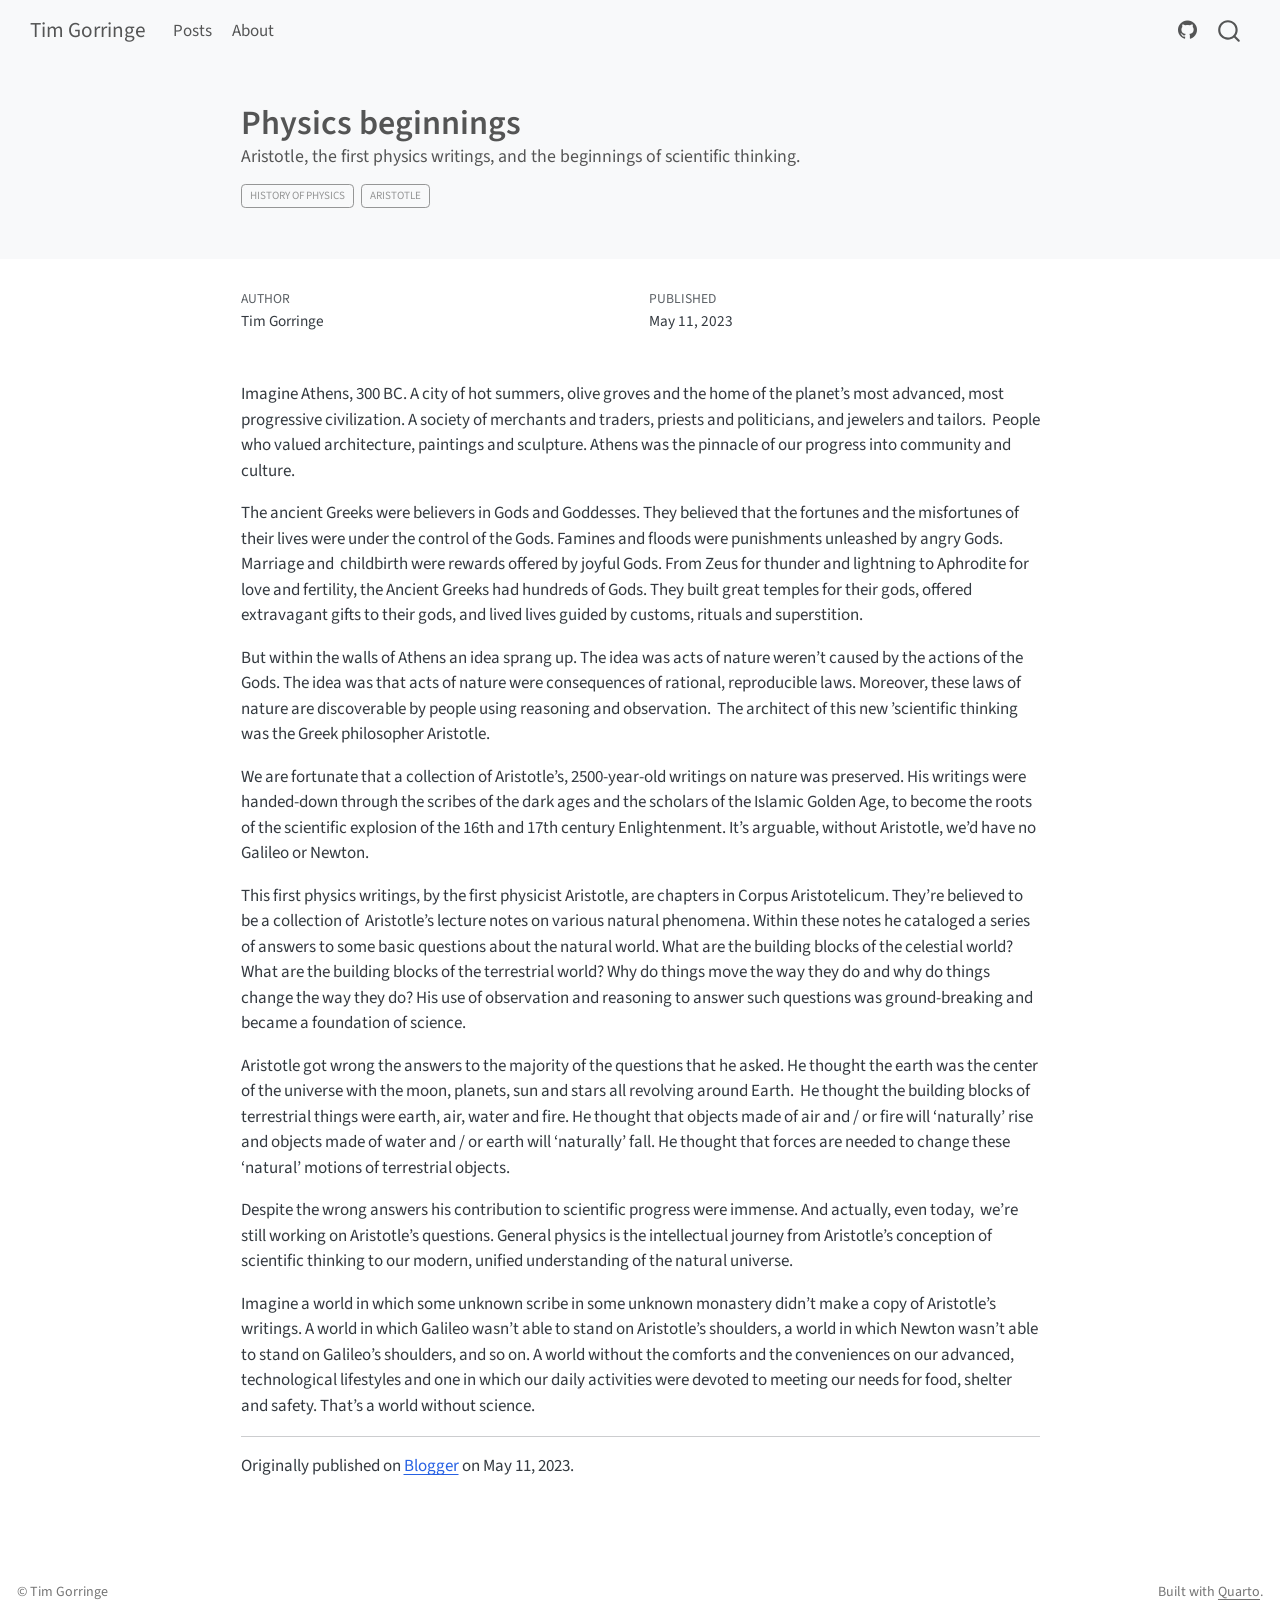
<file: docs/posts/first-physics-book/index.html>
<!DOCTYPE html>
<html xmlns="http://www.w3.org/1999/xhtml" lang="en" xml:lang="en"><head>

<meta charset="utf-8">
<meta name="generator" content="quarto-1.11.9">

<meta name="viewport" content="width=device-width, initial-scale=1.0, user-scalable=yes">

<meta name="author" content="Tim Gorringe">
<meta name="dcterms.date" content="2023-05-11">
<meta name="description" content="Aristotle, the first physics writings, and the beginnings of scientific thinking.">

<title>Physics beginnings – Tim Gorringe</title>
<style>
/* Default styles provided by pandoc.
** See https://pandoc.org/MANUAL.html#variables-for-html for config info.
*/
span.smallcaps{font-variant: small-caps;}
div.columns{display: flex; gap: 1.5em;}
div.column{flex: auto;}
@media screen {
div.columns{gap: min(4vw, 1.5em);}
div.column{overflow-x: auto;}
}
div.hanging-indent{margin-left: 1.5em; text-indent: -1.5em;}
ul.task-list{list-style: none;}
ul.task-list li input[type="checkbox"] {
  width: 0.8em;
  margin: 0 0.8em 0.2em -1em; /* quarto-specific, see https://github.com/quarto-dev/quarto-cli/issues/4556 */ 
  vertical-align: middle;
}
</style>


<script src="../../site_libs/quarto-nav/quarto-nav.js"></script>
<script src="../../site_libs/quarto-nav/headroom.min.js"></script>
<script src="../../site_libs/clipboard/clipboard.min.js"></script>
<script src="../../site_libs/quarto-search/autocomplete.umd.js"></script>
<script src="../../site_libs/quarto-search/fuse.min.js"></script>
<script src="../../site_libs/quarto-search/quarto-search.js"></script>
<meta name="quarto:offset" content="../../">
<script src="../../site_libs/quarto-html/quarto.js" type="module"></script>
<script src="../../site_libs/quarto-html/tabsets/tabsets.js" type="module"></script>
<script src="../../site_libs/quarto-html/scrollable-regions/scrollable-regions.js" type="module"></script>
<script src="../../site_libs/quarto-html/popper.min.js"></script>
<script src="../../site_libs/quarto-html/tippy.umd.min.js"></script>
<script src="../../site_libs/quarto-html/anchor.min.js"></script>
<link href="../../site_libs/quarto-html/tippy.css" rel="stylesheet">
<link href="../../site_libs/quarto-html/quarto-syntax-highlighting-5de16f5e46225c21e2daa90d340bf64f.css" rel="stylesheet" id="quarto-text-highlighting-styles">
<script src="../../site_libs/bootstrap/bootstrap.min.js"></script>
<link href="../../site_libs/bootstrap/bootstrap-icons.css" rel="stylesheet">
<link href="../../site_libs/bootstrap/bootstrap-7c4c925c85d17cd13e5d25d243afdf7a.min.css" rel="stylesheet" append-hash="true" id="quarto-bootstrap" data-mode="light">
<script id="quarto-search-options" type="application/json">{
  "location": "navbar",
  "copy-button": false,
  "collapse-after": 3,
  "panel-placement": "end",
  "type": "overlay",
  "limit": 50,
  "keyboard-shortcut": [
    "f",
    "/",
    "s"
  ],
  "show-item-context": false,
  "language": {
    "search-no-results-text": "No results",
    "search-matching-documents-text": "matching documents",
    "search-copy-link-title": "Copy link to search",
    "search-hide-matches-text": "Hide additional matches",
    "search-more-match-text": "more match in this document",
    "search-more-matches-text": "more matches in this document",
    "search-clear-button-title": "Clear",
    "search-text-placeholder": "",
    "search-detached-cancel-button-title": "Cancel",
    "search-submit-button-title": "Submit",
    "search-label": "Search"
  }
}</script>


<link rel="stylesheet" href="../../styles.css">
</head>

<body class="nav-fixed fullcontent quarto-light"><a id="quarto-skip-link" class="visually-hidden-focusable" href="#quarto-document-content">Skip to main content</a>

<div id="quarto-search-results"></div>
  <header id="quarto-header" class="headroom fixed-top quarto-banner">
    <nav class="navbar navbar-expand-lg " data-bs-theme="dark" aria-label="Site">
      <div class="navbar-container container-fluid">
      <div class="navbar-brand-container mx-auto">
    <a class="navbar-brand" href="../../index.html">
    <span class="navbar-title">Tim Gorringe</span>
    </a>
  </div>
          <button class="navbar-toggler" type="button" data-bs-toggle="collapse" data-bs-target="#navbarCollapse" aria-controls="navbarCollapse" aria-expanded="false" aria-label="Toggle navigation" onclick="if (window.quartoToggleHeadroom) { window.quartoToggleHeadroom(); }">
  <span class="navbar-toggler-icon"></span>
</button>
          <div class="collapse navbar-collapse" id="navbarCollapse">
            <ul class="navbar-nav navbar-nav-scroll me-auto">
  <li class="nav-item">
    <a class="nav-link" href="../../index.html"> 
<span class="menu-text">Posts</span></a>
  </li>  
  <li class="nav-item">
    <a class="nav-link" href="../../about.html"> 
<span class="menu-text">About</span></a>
  </li>  
</ul>
            <ul class="navbar-nav navbar-nav-scroll ms-auto">
  <li class="nav-item compact">
    <a class="nav-link" href="https://github.com/gorringe"> <i class="bi bi-github" role="img" aria-label="GitHub">
</i> 
<span class="menu-text"></span></a>
  </li>  
</ul>
          </div> <!-- /navcollapse -->
            <div class="quarto-navbar-tools">
</div>
            <div id="quarto-search" class="" title="Search"></div>
      </div> <!-- /container-fluid -->
    </nav>
</header>
<!-- content -->
<header id="title-block-header" class="quarto-title-block default page-columns page-full">
  <div class="quarto-title-banner page-columns page-full">
    <div class="quarto-title column-body">
      <h1 class="title">Physics beginnings</h1>
                  <div>
        <div class="description">
          Aristotle, the first physics writings, and the beginnings of scientific thinking.
        </div>
      </div>
                          <div class="quarto-categories">
                <div class="quarto-category">History of physics</div>
                <div class="quarto-category">Aristotle</div>
              </div>
                  </div>
  </div>
    
  
  <div class="quarto-title-meta">

      <div>
      <div class="quarto-title-meta-heading">Author</div>
      <div class="quarto-title-meta-contents">
               <p>Tim Gorringe </p>
            </div>
    </div>
      
      <div>
      <div class="quarto-title-meta-heading">Published</div>
      <div class="quarto-title-meta-contents">
        <p class="date">May 11, 2023</p>
      </div>
    </div>
    
      
    </div>
    
  
  </header><div id="quarto-content" class="quarto-container page-columns page-rows-contents page-layout-article page-navbar">
<!-- sidebar -->
<!-- margin-sidebar -->
    
<!-- main -->
<main class="content quarto-banner-title-block" id="quarto-document-content" tabindex="-1">





<p>Imagine Athens, 300 BC. A city of hot summers, olive groves and the home of the planet’s most advanced, most progressive civilization. A society of merchants and traders, priests and politicians, and jewelers and tailors.&nbsp; People who valued architecture, paintings and sculpture. Athens was the pinnacle of our progress into community and culture.</p>
<p>The ancient Greeks were believers in Gods and Goddesses. They believed that the fortunes and the misfortunes of their lives were under the control of the Gods. Famines and floods were punishments unleashed by angry Gods. Marriage and&nbsp; childbirth were rewards offered by joyful Gods. From Zeus for thunder and lightning to Aphrodite for love and fertility,&nbsp;the Ancient Greeks had hundreds of Gods.&nbsp;They built great temples for their gods, offered extravagant gifts to their gods, and lived lives guided by customs, rituals and superstition.</p>
<p>But within the walls of Athens an idea sprang up. The idea was acts of nature weren’t caused by the actions of the Gods. The idea was that acts of nature were consequences of rational, reproducible laws. Moreover, these laws of nature are discoverable by people using reasoning and observation.&nbsp; The architect of this new ’scientific thinking was the Greek philosopher Aristotle.</p>
<p>We are fortunate that a collection of Aristotle’s, 2500-year-old writings on nature was preserved. His writings were handed-down through the scribes of the dark ages and the scholars of the Islamic Golden Age, to become the roots of the scientific explosion of the 16th and 17th century Enlightenment. It’s arguable, without Aristotle, we’d have no Galileo or Newton.</p>
<p>This first physics writings, by the first physicist Aristotle, are chapters in Corpus Aristotelicum. They’re believed to be a collection of&nbsp; Aristotle’s lecture notes on various natural phenomena. Within these notes he cataloged a series of answers to some basic questions about the natural world. What are the building blocks of the celestial world? What are the building blocks of the terrestrial world? Why do things move the way they do and why do things change the way they do? His use of observation and reasoning to answer such questions was ground-breaking and became a foundation of science.</p>
<p>Aristotle got wrong the answers to the majority of the questions that he asked. He thought the earth was the center of the universe with the moon, planets, sun and stars all revolving around Earth.&nbsp; He thought the building blocks of terrestrial things were earth, air, water and fire. He thought that objects made of air and / or fire will ‘naturally’ rise and objects made of water and / or earth will ‘naturally’ fall. He thought that forces are needed to change these ‘natural’ motions of terrestrial objects.</p>
<p>Despite the wrong answers his contribution to scientific progress were immense. And actually, even today,&nbsp; we’re still working on Aristotle’s questions. General physics is the intellectual journey from Aristotle’s conception of scientific thinking to our modern, unified understanding of the natural universe.</p>
<p>Imagine a world in which some unknown scribe in some unknown monastery didn’t make a copy of Aristotle’s writings. A world in which Galileo wasn’t able to stand on Aristotle’s shoulders, a world in which Newton wasn’t able to stand on Galileo’s shoulders, and so on. A world without the comforts and the conveniences on our advanced, technological lifestyles and one in which our daily activities were devoted to meeting our needs for food, shelter and safety. That’s a world without science.</p>
<hr>
<p>Originally published on <a href="https://timdotgorringe.blogspot.com/2023/05/first-physics-book.html">Blogger</a> on May 11, 2023.</p>



</main> <!-- /main -->
<script id="quarto-html-after-body" type="application/javascript">
  window.document.addEventListener("DOMContentLoaded", function (event) {
    const icon = "";
    const anchorJS = new window.AnchorJS();
    anchorJS.options = {
      placement: 'right',
      icon: icon
    };
    anchorJS.add('.anchored');
    const isCodeAnnotation = (el) => {
      for (const clz of el.classList) {
        if (clz.startsWith('code-annotation-')) {                     
          return true;
        }
      }
      return false;
    }
    const onCopySuccess = function(e) {
      // button target
      const button = e.trigger;
      // don't keep focus
      button.blur();
      // flash "checked"
      button.classList.add('code-copy-button-checked');
      var currentTitle = button.getAttribute("title");
      button.setAttribute("title", "Copied!");
      let tooltip;
      if (window.bootstrap) {
        button.setAttribute("data-bs-toggle", "tooltip");
        button.setAttribute("data-bs-placement", "left");
        button.setAttribute("data-bs-title", "Copied!");
        tooltip = new bootstrap.Tooltip(button, 
          { trigger: "manual", 
            customClass: "code-copy-button-tooltip",
            offset: [0, -8]});
        tooltip.show();    
      }
      setTimeout(function() {
        if (tooltip) {
          tooltip.hide();
          button.removeAttribute("data-bs-title");
          button.removeAttribute("data-bs-toggle");
          button.removeAttribute("data-bs-placement");
        }
        button.setAttribute("title", currentTitle);
        button.classList.remove('code-copy-button-checked');
      }, 1000);
      // clear code selection
      e.clearSelection();
    }
    const getTextToCopy = function(trigger) {
      const outerScaffold = trigger.parentElement.cloneNode(true);
      const codeEl = outerScaffold.querySelector('code');
      for (const childEl of codeEl.children) {
        if (isCodeAnnotation(childEl)) {
          childEl.remove();
        }
      }
      return codeEl.innerText;
    }
    const clipboard = new window.ClipboardJS('.code-copy-button:not([data-in-quarto-modal])', {
      text: getTextToCopy
    });
    clipboard.on('success', onCopySuccess);
    if (window.document.getElementById('quarto-embedded-source-code-modal')) {
      const clipboardModal = new window.ClipboardJS('.code-copy-button[data-in-quarto-modal]', {
        text: getTextToCopy,
        container: window.document.getElementById('quarto-embedded-source-code-modal')
      });
      clipboardModal.on('success', onCopySuccess);
    }
      var localhostRegex = new RegExp(/^(?:http|https):\/\/localhost\:?[0-9]*\//);
      var mailtoRegex = new RegExp(/^mailto:/);
        var filterRegex = new RegExp("https:\/\/gorringe\.github\.io");
      var isInternal = (href) => {
          return filterRegex.test(href) || localhostRegex.test(href) || mailtoRegex.test(href);
      }
      // Inspect non-navigation links and adorn them if external
      window.quartoDecorateExternalLinks = function (root) {
     var links = (root || window.document).querySelectorAll('a[href]:not(.nav-link):not(.navbar-brand):not(.toc-action):not(.sidebar-link):not(.sidebar-item-toggle):not(.pagination-link):not(.no-external):not([aria-hidden]):not(.dropdown-item):not(.quarto-navigation-tool):not(.about-link)');
      for (var i=0; i<links.length; i++) {
        const link = links[i];
        if (!isInternal(link.href)) {
          // undo the damage that might have been done by quarto-nav.js in the case of
          // links that we want to consider external
          if (link.dataset.originalHref !== undefined) {
            link.href = link.dataset.originalHref;
          }
          if (!link.classList.contains('no-external-icon')) {
          }
        }
      }
      };
      window.quartoDecorateExternalLinks(window.document);
    // Esc closes the popup (WCAG 1.4.13) and focus leaving both trigger and
    // popup closes it (WCAG 2.4.11); tippy handles neither for interactive popups.
    const hideOnEscAndFocusOut = {
      name: 'hideOnEscAndFocusOut',
      defaultValue: true,
      fn(instance) {
        const dismiss = () => {
          // A show scheduled by the trigger delay would otherwise reopen it
          instance.clearDelayTimeouts();
          instance.hide();
        };
        const onKeyDown = (event) => {
          if (event.key !== 'Escape') {
            return;
          }
          // Keep Esc from also reaching page handlers (e.g. reveal.js overview),
          // except an open reveal.js slide menu, which Esc should close too.
          // The menu handles keys only when its keyboard option is on.
          const menuHandlesEsc = window.Reveal?.getPlugin?.('menu')?.isOpen() &&
            window.Reveal.getConfig().menu?.keyboard !== false;
          if (!menuHandlesEsc) {
            event.stopPropagation();
          }
          if (instance.popper.contains(window.document.activeElement)) {
            // Disabled while refocusing so the focus trigger does not reopen it
            instance.disable();
            instance.reference.focus();
            instance.enable();
          }
          dismiss();
        };
        const onFocusOut = (event) => {
          const target = event.relatedTarget;
          if (target && !instance.reference.contains(target) &&
              !instance.popper.contains(target)) {
            dismiss();
          }
        };
        // On the trigger too: a click trigger (code-annotations: select) has no
        // blur handling. Attached for the instance's lifetime so leaving the
        // trigger also cancels a show still pending on the trigger delay.
        instance.reference.addEventListener('focusout', onFocusOut);
        return {
          onShow() {
            window.document.addEventListener('keydown', onKeyDown, true);
            instance.popper.addEventListener('focusout', onFocusOut);
          },
          onHide() {
            window.document.removeEventListener('keydown', onKeyDown, true);
            instance.popper.removeEventListener('focusout', onFocusOut);
          },
          onDestroy() {
            instance.reference.removeEventListener('focusout', onFocusOut);
          },
        };
      },
    };
    function tippyHover(el, contentFn, onTriggerFn, onUntriggerFn) {
      const config = {
        allowHTML: true,
        maxWidth: 500,
        delay: 100,
        arrow: false,
        appendTo: function(el) {
            return el.parentElement;
        },
        interactive: true,
        interactiveBorder: 10,
        theme: 'quarto',
        placement: 'bottom-start',
        plugins: [hideOnEscAndFocusOut],
      };
      if (contentFn) {
        config.content = contentFn;
      }
      if (onTriggerFn) {
        config.onTrigger = onTriggerFn;
      }
      if (onUntriggerFn) {
        config.onUntrigger = onUntriggerFn;
      }
      window.tippy(el, config); 
    }
    const noterefs = window.document.querySelectorAll('a[role="doc-noteref"]');
    for (var i=0; i<noterefs.length; i++) {
      const ref = noterefs[i];
      tippyHover(ref, function() {
        // use id or data attribute instead here
        let href = ref.getAttribute('data-footnote-href') || ref.getAttribute('href');
        try { href = new URL(href).hash; } catch {}
        const id = href.replace(/^#\/?/, "");
        const note = window.document.getElementById(id);
        if (note) {
          return note.innerHTML;
        } else {
          return "";
        }
      });
    }
    const xrefs = window.document.querySelectorAll('a.quarto-xref');
    const processXRef = (id, note) => {
      // Strip column container classes
      const stripColumnClz = (el) => {
        el.classList.remove("page-full", "page-columns");
        if (el.children) {
          for (const child of el.children) {
            stripColumnClz(child);
          }
        }
      }
      stripColumnClz(note)
      if (id === null || id.startsWith('sec-')) {
        // Special case sections, only their first couple elements
        const container = document.createElement("div");
        if (note.children && note.children.length > 2) {
          container.appendChild(note.children[0].cloneNode(true));
          for (let i = 1; i < note.children.length; i++) {
            const child = note.children[i];
            if (child.tagName === "P" && child.innerText === "") {
              continue;
            } else {
              container.appendChild(child.cloneNode(true));
              break;
            }
          }
          if (window.Quarto?.typesetMath) {
            window.Quarto.typesetMath(container);
          }
          return container.innerHTML
        } else {
          if (window.Quarto?.typesetMath) {
            window.Quarto.typesetMath(note);
          }
          return note.innerHTML;
        }
      } else {
        // Remove any anchor links if they are present
        const anchorLink = note.querySelector('a.anchorjs-link');
        if (anchorLink) {
          anchorLink.remove();
        }
        if (window.Quarto?.typesetMath) {
          window.Quarto.typesetMath(note);
        }
        if (note.classList.contains("callout")) {
          return note.outerHTML;
        } else {
          return note.innerHTML;
        }
      }
    }
    for (var i=0; i<xrefs.length; i++) {
      const xref = xrefs[i];
      tippyHover(xref, undefined, function(instance) {
        instance.disable();
        let url = xref.getAttribute('href');
        let hash = undefined; 
        if (url.startsWith('#')) {
          hash = url;
        } else {
          try { hash = new URL(url).hash; } catch {}
        }
        if (hash) {
          const id = hash.replace(/^#\/?/, "");
          const note = window.document.getElementById(id);
          if (note !== null) {
            try {
              const html = processXRef(id, note.cloneNode(true));
              instance.setContent(html);
            } finally {
              instance.enable();
              instance.show();
            }
          } else {
            // See if we can fetch this
            fetch(url.split('#')[0])
            .then(res => res.text())
            .then(html => {
              const parser = new DOMParser();
              const htmlDoc = parser.parseFromString(html, "text/html");
              const note = htmlDoc.getElementById(id);
              if (note !== null) {
                const html = processXRef(id, note);
                instance.setContent(html);
              } 
            }).finally(() => {
              instance.enable();
              instance.show();
            });
          }
        } else {
          // See if we can fetch a full url (with no hash to target)
          // This is a special case and we should probably do some content thinning / targeting
          fetch(url)
          .then(res => res.text())
          .then(html => {
            const parser = new DOMParser();
            const htmlDoc = parser.parseFromString(html, "text/html");
            const note = htmlDoc.querySelector('main.content');
            if (note !== null) {
              // This should only happen for chapter cross references
              // (since there is no id in the URL)
              // remove the first header
              if (note.children.length > 0 && note.children[0].tagName === "HEADER") {
                note.children[0].remove();
              }
              const html = processXRef(null, note);
              instance.setContent(html);
            } 
          }).finally(() => {
            instance.enable();
            instance.show();
          });
        }
      }, function(instance) {
      });
    }
        let selectedAnnoteEl;
        const selectorForAnnotation = ( cell, annotation) => {
          let cellAttr = 'data-code-cell="' + cell + '"';
          let lineAttr = 'data-code-annotation="' +  annotation + '"';
          const selector = 'span[' + cellAttr + '][' + lineAttr + ']';
          return selector;
        }
        const selectCodeLines = (annoteEl) => {
          const doc = window.document;
          const targetCell = annoteEl.getAttribute("data-target-cell");
          const targetAnnotation = annoteEl.getAttribute("data-target-annotation");
          const annoteSpan = window.document.querySelector(selectorForAnnotation(targetCell, targetAnnotation));
          const lines = annoteSpan.getAttribute("data-code-lines").split(",");
          const lineIds = lines.map((line) => {
            return targetCell + "-" + line;
          })
          // Each band is positioned against its own containing block, which is
          // not the offsetParent of the lines, so place it from client rects.
          const placeBand = (band, firstEl, lastEl, codeBlock) => {
            const container = band.offsetParent;
            if (container === null) {
              return;
            }
            const containerRect = container.getBoundingClientRect();
            // Reveal.js scales slides with a transform, so convert client
            // pixels back to the CSS pixels of the container.
            const scale = containerRect.height / container.offsetHeight || 1;
            const firstRect = firstEl.getBoundingClientRect();
            const lastRect = lastEl.getBoundingClientRect();
            const top = (firstRect.top - containerRect.top) / scale - container.clientTop + container.scrollTop;
            const height = (lastRect.bottom - firstRect.top) / scale;
            band.style.top = top - 2 + "px";
            band.style.height = height + 4 + "px";
            if (codeBlock) {
              // Without the copy button wrapper, the containing block is wider
              // than the code block, so span the code block explicitly.
              const blockRect = codeBlock.getBoundingClientRect();
              band.style.left = (blockRect.left - containerRect.left) / scale - container.clientLeft + container.scrollLeft + "px";
              band.style.width = blockRect.width / scale + "px";
            }
          };
          if (lineIds.length > 0) {
            const el = window.document.getElementById(lineIds[0]);
            const lastEl = window.document.getElementById(lineIds[lineIds.length - 1]);
            const parent = el.parentElement.parentElement;
            // cook up a div (if necessary) and position it
            let div = window.document.getElementById("code-annotation-line-highlight");
            if (div === null) {
              div = window.document.createElement("div");
              div.setAttribute("id", "code-annotation-line-highlight");
              div.style.position = 'absolute';
              parent.appendChild(div);
            }
            placeBand(div, el, lastEl, parent.closest("div.sourceCode") || parent);
            let gutterDiv = window.document.getElementById("code-annotation-line-highlight-gutter");
            if (gutterDiv === null) {
              gutterDiv = window.document.createElement("div");
              gutterDiv.setAttribute("id", "code-annotation-line-highlight-gutter");
              gutterDiv.style.position = 'absolute';
              const codeCell = window.document.getElementById(targetCell);
              const gutter = codeCell.querySelector('.code-annotation-gutter');
              gutter.appendChild(gutterDiv);
            }
            placeBand(gutterDiv, el, lastEl);
            selectedAnnoteEl = annoteEl;
          }
        };
        const unselectCodeLines = () => {
          const elementsIds = ["code-annotation-line-highlight", "code-annotation-line-highlight-gutter"];
          elementsIds.forEach((elId) => {
            const div = window.document.getElementById(elId);
            if (div) {
              div.remove();
            }
          });
          selectedAnnoteEl = undefined;
        };
          // Handle positioning of the toggle
      window.addEventListener(
        "resize",
        throttle(() => {
          elRect = undefined;
          if (selectedAnnoteEl) {
            selectCodeLines(selectedAnnoteEl);
          }
        }, 10)
      );
      function throttle(fn, ms) {
      let throttle = false;
      let timer;
        return (...args) => {
          if(!throttle) { // first call gets through
              fn.apply(this, args);
              throttle = true;
          } else { // all the others get throttled
              if(timer) clearTimeout(timer); // cancel #2
              timer = setTimeout(() => {
                fn.apply(this, args);
                timer = throttle = false;
              }, ms);
          }
        };
      }
        // Attach click handler to the DT
        const annoteDls = window.document.querySelectorAll('dt[data-target-cell]');
        for (const annoteDlNode of annoteDls) {
          annoteDlNode.addEventListener('click', (event) => {
            const clickedEl = event.target;
            if (clickedEl !== selectedAnnoteEl) {
              unselectCodeLines();
              const activeEl = window.document.querySelector('dt[data-target-cell].code-annotation-active');
              if (activeEl) {
                activeEl.classList.remove('code-annotation-active');
              }
              selectCodeLines(clickedEl);
              clickedEl.classList.add('code-annotation-active');
            } else {
              // Unselect the line
              unselectCodeLines();
              clickedEl.classList.remove('code-annotation-active');
            }
          });
        }
    const findCites = (el) => {
      const parentEl = el.parentElement;
      if (parentEl) {
        const cites = parentEl.dataset.cites;
        if (cites) {
          return {
            el,
            cites: cites.split(' ')
          };
        } else {
          return findCites(el.parentElement)
        }
      } else {
        return undefined;
      }
    };
    var bibliorefs = window.document.querySelectorAll('a[role="doc-biblioref"]');
    for (var i=0; i<bibliorefs.length; i++) {
      const ref = bibliorefs[i];
      const citeInfo = findCites(ref);
      if (citeInfo) {
        tippyHover(citeInfo.el, function() {
          var popup = window.document.createElement('div');
          citeInfo.cites.forEach(function(cite) {
            var citeDiv = window.document.createElement('div');
            citeDiv.classList.add('hanging-indent');
            citeDiv.classList.add('csl-entry');
            var biblioDiv = window.document.getElementById('ref-' + cite);
            if (biblioDiv) {
              citeDiv.innerHTML = biblioDiv.innerHTML;
            }
            popup.appendChild(citeDiv);
          });
          return popup.innerHTML;
        });
      }
    }
  });
  </script>
  <script type="application/javascript">
  window.quartoScrollableRegionsLabels = {"code":"Scrollable code","output":"Scrollable output"};
  </script>
</div> <!-- /content -->
<footer class="footer">
  <div class="nav-footer">
    <div class="nav-footer-left">
<p>© Tim Gorringe</p>
</div>   
    <div class="nav-footer-center">
      &nbsp;
    </div>
    <div class="nav-footer-right">
<p>Built with <a href="https://quarto.org">Quarto</a>.</p>
</div>
  </div>
</footer>




</body></html>
</file>
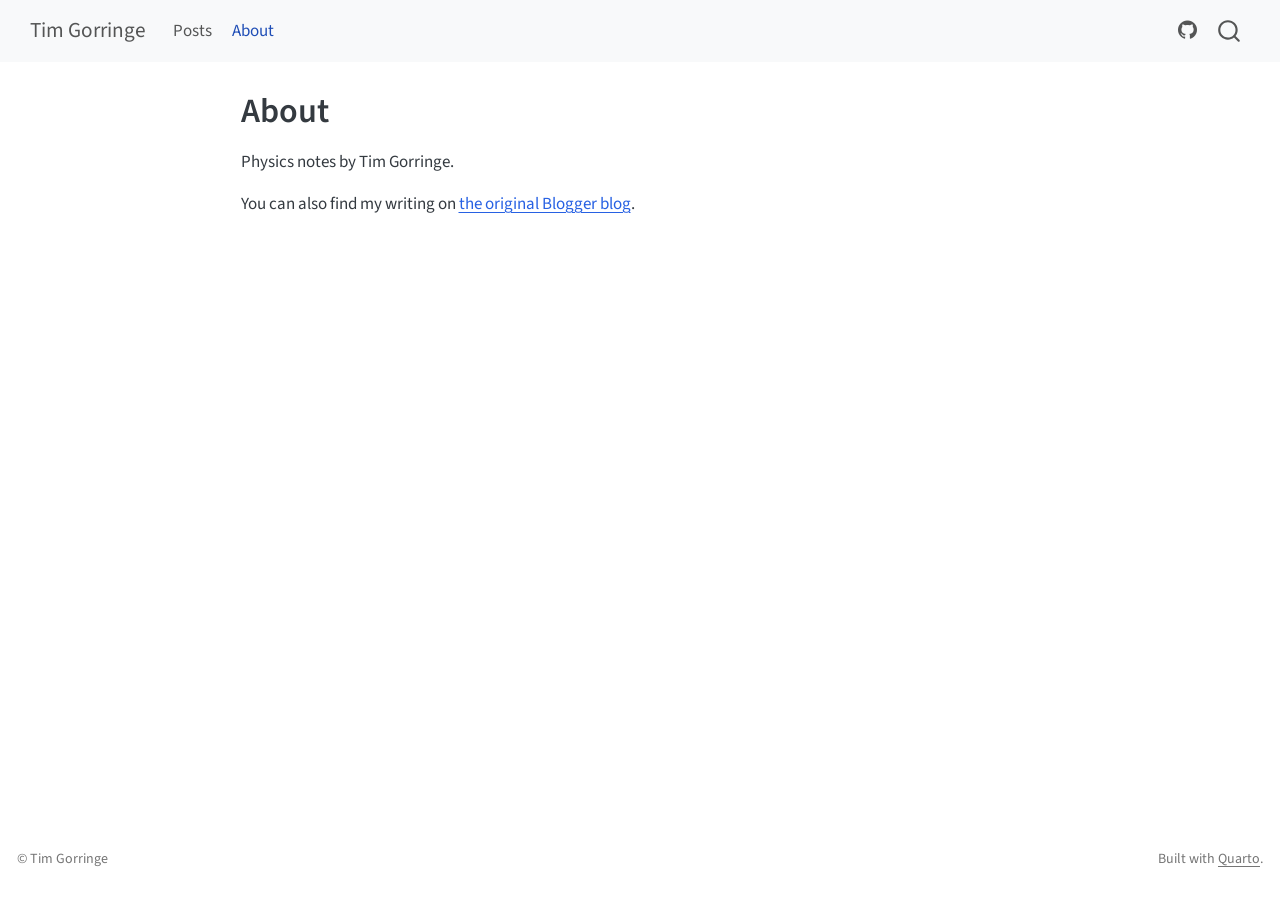
<file: docs/about.html>
<!DOCTYPE html>
<html xmlns="http://www.w3.org/1999/xhtml" lang="en" xml:lang="en"><head>

<meta charset="utf-8">
<meta name="generator" content="quarto-1.11.9">

<meta name="viewport" content="width=device-width, initial-scale=1.0, user-scalable=yes">


<title>About – Tim Gorringe</title>
<style>
/* Default styles provided by pandoc.
** See https://pandoc.org/MANUAL.html#variables-for-html for config info.
*/
span.smallcaps{font-variant: small-caps;}
div.columns{display: flex; gap: 1.5em;}
div.column{flex: auto;}
@media screen {
div.columns{gap: min(4vw, 1.5em);}
div.column{overflow-x: auto;}
}
div.hanging-indent{margin-left: 1.5em; text-indent: -1.5em;}
ul.task-list{list-style: none;}
ul.task-list li input[type="checkbox"] {
  width: 0.8em;
  margin: 0 0.8em 0.2em -1em; /* quarto-specific, see https://github.com/quarto-dev/quarto-cli/issues/4556 */ 
  vertical-align: middle;
}
</style>


<script src="site_libs/quarto-nav/quarto-nav.js"></script>
<script src="site_libs/quarto-nav/headroom.min.js"></script>
<script src="site_libs/clipboard/clipboard.min.js"></script>
<script src="site_libs/quarto-search/autocomplete.umd.js"></script>
<script src="site_libs/quarto-search/fuse.min.js"></script>
<script src="site_libs/quarto-search/quarto-search.js"></script>
<meta name="quarto:offset" content="./">
<script src="site_libs/quarto-html/quarto.js" type="module"></script>
<script src="site_libs/quarto-html/tabsets/tabsets.js" type="module"></script>
<script src="site_libs/quarto-html/scrollable-regions/scrollable-regions.js" type="module"></script>
<script src="site_libs/quarto-html/popper.min.js"></script>
<script src="site_libs/quarto-html/tippy.umd.min.js"></script>
<script src="site_libs/quarto-html/anchor.min.js"></script>
<link href="site_libs/quarto-html/tippy.css" rel="stylesheet">
<link href="site_libs/quarto-html/quarto-syntax-highlighting-5de16f5e46225c21e2daa90d340bf64f.css" rel="stylesheet" id="quarto-text-highlighting-styles">
<script src="site_libs/bootstrap/bootstrap.min.js"></script>
<link href="site_libs/bootstrap/bootstrap-icons.css" rel="stylesheet">
<link href="site_libs/bootstrap/bootstrap-7c4c925c85d17cd13e5d25d243afdf7a.min.css" rel="stylesheet" append-hash="true" id="quarto-bootstrap" data-mode="light">
<script id="quarto-search-options" type="application/json">{
  "location": "navbar",
  "copy-button": false,
  "collapse-after": 3,
  "panel-placement": "end",
  "type": "overlay",
  "limit": 50,
  "keyboard-shortcut": [
    "f",
    "/",
    "s"
  ],
  "show-item-context": false,
  "language": {
    "search-no-results-text": "No results",
    "search-matching-documents-text": "matching documents",
    "search-copy-link-title": "Copy link to search",
    "search-hide-matches-text": "Hide additional matches",
    "search-more-match-text": "more match in this document",
    "search-more-matches-text": "more matches in this document",
    "search-clear-button-title": "Clear",
    "search-text-placeholder": "",
    "search-detached-cancel-button-title": "Cancel",
    "search-submit-button-title": "Submit",
    "search-label": "Search"
  }
}</script>


<link rel="stylesheet" href="styles.css">
</head>

<body class="nav-fixed fullcontent quarto-light"><a id="quarto-skip-link" class="visually-hidden-focusable" href="#quarto-document-content">Skip to main content</a>

<div id="quarto-search-results"></div>
  <header id="quarto-header" class="headroom fixed-top">
    <nav class="navbar navbar-expand-lg " data-bs-theme="dark" aria-label="Site">
      <div class="navbar-container container-fluid">
      <div class="navbar-brand-container mx-auto">
    <a class="navbar-brand" href="./index.html">
    <span class="navbar-title">Tim Gorringe</span>
    </a>
  </div>
          <button class="navbar-toggler" type="button" data-bs-toggle="collapse" data-bs-target="#navbarCollapse" aria-controls="navbarCollapse" aria-expanded="false" aria-label="Toggle navigation" onclick="if (window.quartoToggleHeadroom) { window.quartoToggleHeadroom(); }">
  <span class="navbar-toggler-icon"></span>
</button>
          <div class="collapse navbar-collapse" id="navbarCollapse">
            <ul class="navbar-nav navbar-nav-scroll me-auto">
  <li class="nav-item">
    <a class="nav-link" href="./index.html"> 
<span class="menu-text">Posts</span></a>
  </li>  
  <li class="nav-item">
    <a class="nav-link active" href="./about.html" aria-current="page"> 
<span class="menu-text">About</span></a>
  </li>  
</ul>
            <ul class="navbar-nav navbar-nav-scroll ms-auto">
  <li class="nav-item compact">
    <a class="nav-link" href="https://github.com/gorringe"> <i class="bi bi-github" role="img" aria-label="GitHub">
</i> 
<span class="menu-text"></span></a>
  </li>  
</ul>
          </div> <!-- /navcollapse -->
            <div class="quarto-navbar-tools">
</div>
            <div id="quarto-search" class="" title="Search"></div>
      </div> <!-- /container-fluid -->
    </nav>
</header>
<!-- content -->
<div id="quarto-content" class="quarto-container page-columns page-rows-contents page-layout-article page-navbar">
<!-- sidebar -->
<!-- margin-sidebar -->
    
<!-- main -->
<main class="content" id="quarto-document-content" tabindex="-1">

<header id="title-block-header" class="quarto-title-block default">
<div class="quarto-title">
<h1 class="title">About</h1>
</div>



<div class="quarto-title-meta">

    
  
    
  </div>
  


</header>


<p>Physics notes by Tim Gorringe.</p>
<p>You can also find my writing on <a href="https://timdotgorringe.blogspot.com/">the original Blogger blog</a>.</p>



</main> <!-- /main -->
<script id="quarto-html-after-body" type="application/javascript">
  window.document.addEventListener("DOMContentLoaded", function (event) {
    const icon = "";
    const anchorJS = new window.AnchorJS();
    anchorJS.options = {
      placement: 'right',
      icon: icon
    };
    anchorJS.add('.anchored');
    const isCodeAnnotation = (el) => {
      for (const clz of el.classList) {
        if (clz.startsWith('code-annotation-')) {                     
          return true;
        }
      }
      return false;
    }
    const onCopySuccess = function(e) {
      // button target
      const button = e.trigger;
      // don't keep focus
      button.blur();
      // flash "checked"
      button.classList.add('code-copy-button-checked');
      var currentTitle = button.getAttribute("title");
      button.setAttribute("title", "Copied!");
      let tooltip;
      if (window.bootstrap) {
        button.setAttribute("data-bs-toggle", "tooltip");
        button.setAttribute("data-bs-placement", "left");
        button.setAttribute("data-bs-title", "Copied!");
        tooltip = new bootstrap.Tooltip(button, 
          { trigger: "manual", 
            customClass: "code-copy-button-tooltip",
            offset: [0, -8]});
        tooltip.show();    
      }
      setTimeout(function() {
        if (tooltip) {
          tooltip.hide();
          button.removeAttribute("data-bs-title");
          button.removeAttribute("data-bs-toggle");
          button.removeAttribute("data-bs-placement");
        }
        button.setAttribute("title", currentTitle);
        button.classList.remove('code-copy-button-checked');
      }, 1000);
      // clear code selection
      e.clearSelection();
    }
    const getTextToCopy = function(trigger) {
      const outerScaffold = trigger.parentElement.cloneNode(true);
      const codeEl = outerScaffold.querySelector('code');
      for (const childEl of codeEl.children) {
        if (isCodeAnnotation(childEl)) {
          childEl.remove();
        }
      }
      return codeEl.innerText;
    }
    const clipboard = new window.ClipboardJS('.code-copy-button:not([data-in-quarto-modal])', {
      text: getTextToCopy
    });
    clipboard.on('success', onCopySuccess);
    if (window.document.getElementById('quarto-embedded-source-code-modal')) {
      const clipboardModal = new window.ClipboardJS('.code-copy-button[data-in-quarto-modal]', {
        text: getTextToCopy,
        container: window.document.getElementById('quarto-embedded-source-code-modal')
      });
      clipboardModal.on('success', onCopySuccess);
    }
      var localhostRegex = new RegExp(/^(?:http|https):\/\/localhost\:?[0-9]*\//);
      var mailtoRegex = new RegExp(/^mailto:/);
        var filterRegex = new RegExp("https:\/\/gorringe\.github\.io");
      var isInternal = (href) => {
          return filterRegex.test(href) || localhostRegex.test(href) || mailtoRegex.test(href);
      }
      // Inspect non-navigation links and adorn them if external
      window.quartoDecorateExternalLinks = function (root) {
     var links = (root || window.document).querySelectorAll('a[href]:not(.nav-link):not(.navbar-brand):not(.toc-action):not(.sidebar-link):not(.sidebar-item-toggle):not(.pagination-link):not(.no-external):not([aria-hidden]):not(.dropdown-item):not(.quarto-navigation-tool):not(.about-link)');
      for (var i=0; i<links.length; i++) {
        const link = links[i];
        if (!isInternal(link.href)) {
          // undo the damage that might have been done by quarto-nav.js in the case of
          // links that we want to consider external
          if (link.dataset.originalHref !== undefined) {
            link.href = link.dataset.originalHref;
          }
          if (!link.classList.contains('no-external-icon')) {
          }
        }
      }
      };
      window.quartoDecorateExternalLinks(window.document);
    // Esc closes the popup (WCAG 1.4.13) and focus leaving both trigger and
    // popup closes it (WCAG 2.4.11); tippy handles neither for interactive popups.
    const hideOnEscAndFocusOut = {
      name: 'hideOnEscAndFocusOut',
      defaultValue: true,
      fn(instance) {
        const dismiss = () => {
          // A show scheduled by the trigger delay would otherwise reopen it
          instance.clearDelayTimeouts();
          instance.hide();
        };
        const onKeyDown = (event) => {
          if (event.key !== 'Escape') {
            return;
          }
          // Keep Esc from also reaching page handlers (e.g. reveal.js overview),
          // except an open reveal.js slide menu, which Esc should close too.
          // The menu handles keys only when its keyboard option is on.
          const menuHandlesEsc = window.Reveal?.getPlugin?.('menu')?.isOpen() &&
            window.Reveal.getConfig().menu?.keyboard !== false;
          if (!menuHandlesEsc) {
            event.stopPropagation();
          }
          if (instance.popper.contains(window.document.activeElement)) {
            // Disabled while refocusing so the focus trigger does not reopen it
            instance.disable();
            instance.reference.focus();
            instance.enable();
          }
          dismiss();
        };
        const onFocusOut = (event) => {
          const target = event.relatedTarget;
          if (target && !instance.reference.contains(target) &&
              !instance.popper.contains(target)) {
            dismiss();
          }
        };
        // On the trigger too: a click trigger (code-annotations: select) has no
        // blur handling. Attached for the instance's lifetime so leaving the
        // trigger also cancels a show still pending on the trigger delay.
        instance.reference.addEventListener('focusout', onFocusOut);
        return {
          onShow() {
            window.document.addEventListener('keydown', onKeyDown, true);
            instance.popper.addEventListener('focusout', onFocusOut);
          },
          onHide() {
            window.document.removeEventListener('keydown', onKeyDown, true);
            instance.popper.removeEventListener('focusout', onFocusOut);
          },
          onDestroy() {
            instance.reference.removeEventListener('focusout', onFocusOut);
          },
        };
      },
    };
    function tippyHover(el, contentFn, onTriggerFn, onUntriggerFn) {
      const config = {
        allowHTML: true,
        maxWidth: 500,
        delay: 100,
        arrow: false,
        appendTo: function(el) {
            return el.parentElement;
        },
        interactive: true,
        interactiveBorder: 10,
        theme: 'quarto',
        placement: 'bottom-start',
        plugins: [hideOnEscAndFocusOut],
      };
      if (contentFn) {
        config.content = contentFn;
      }
      if (onTriggerFn) {
        config.onTrigger = onTriggerFn;
      }
      if (onUntriggerFn) {
        config.onUntrigger = onUntriggerFn;
      }
      window.tippy(el, config); 
    }
    const noterefs = window.document.querySelectorAll('a[role="doc-noteref"]');
    for (var i=0; i<noterefs.length; i++) {
      const ref = noterefs[i];
      tippyHover(ref, function() {
        // use id or data attribute instead here
        let href = ref.getAttribute('data-footnote-href') || ref.getAttribute('href');
        try { href = new URL(href).hash; } catch {}
        const id = href.replace(/^#\/?/, "");
        const note = window.document.getElementById(id);
        if (note) {
          return note.innerHTML;
        } else {
          return "";
        }
      });
    }
    const xrefs = window.document.querySelectorAll('a.quarto-xref');
    const processXRef = (id, note) => {
      // Strip column container classes
      const stripColumnClz = (el) => {
        el.classList.remove("page-full", "page-columns");
        if (el.children) {
          for (const child of el.children) {
            stripColumnClz(child);
          }
        }
      }
      stripColumnClz(note)
      if (id === null || id.startsWith('sec-')) {
        // Special case sections, only their first couple elements
        const container = document.createElement("div");
        if (note.children && note.children.length > 2) {
          container.appendChild(note.children[0].cloneNode(true));
          for (let i = 1; i < note.children.length; i++) {
            const child = note.children[i];
            if (child.tagName === "P" && child.innerText === "") {
              continue;
            } else {
              container.appendChild(child.cloneNode(true));
              break;
            }
          }
          if (window.Quarto?.typesetMath) {
            window.Quarto.typesetMath(container);
          }
          return container.innerHTML
        } else {
          if (window.Quarto?.typesetMath) {
            window.Quarto.typesetMath(note);
          }
          return note.innerHTML;
        }
      } else {
        // Remove any anchor links if they are present
        const anchorLink = note.querySelector('a.anchorjs-link');
        if (anchorLink) {
          anchorLink.remove();
        }
        if (window.Quarto?.typesetMath) {
          window.Quarto.typesetMath(note);
        }
        if (note.classList.contains("callout")) {
          return note.outerHTML;
        } else {
          return note.innerHTML;
        }
      }
    }
    for (var i=0; i<xrefs.length; i++) {
      const xref = xrefs[i];
      tippyHover(xref, undefined, function(instance) {
        instance.disable();
        let url = xref.getAttribute('href');
        let hash = undefined; 
        if (url.startsWith('#')) {
          hash = url;
        } else {
          try { hash = new URL(url).hash; } catch {}
        }
        if (hash) {
          const id = hash.replace(/^#\/?/, "");
          const note = window.document.getElementById(id);
          if (note !== null) {
            try {
              const html = processXRef(id, note.cloneNode(true));
              instance.setContent(html);
            } finally {
              instance.enable();
              instance.show();
            }
          } else {
            // See if we can fetch this
            fetch(url.split('#')[0])
            .then(res => res.text())
            .then(html => {
              const parser = new DOMParser();
              const htmlDoc = parser.parseFromString(html, "text/html");
              const note = htmlDoc.getElementById(id);
              if (note !== null) {
                const html = processXRef(id, note);
                instance.setContent(html);
              } 
            }).finally(() => {
              instance.enable();
              instance.show();
            });
          }
        } else {
          // See if we can fetch a full url (with no hash to target)
          // This is a special case and we should probably do some content thinning / targeting
          fetch(url)
          .then(res => res.text())
          .then(html => {
            const parser = new DOMParser();
            const htmlDoc = parser.parseFromString(html, "text/html");
            const note = htmlDoc.querySelector('main.content');
            if (note !== null) {
              // This should only happen for chapter cross references
              // (since there is no id in the URL)
              // remove the first header
              if (note.children.length > 0 && note.children[0].tagName === "HEADER") {
                note.children[0].remove();
              }
              const html = processXRef(null, note);
              instance.setContent(html);
            } 
          }).finally(() => {
            instance.enable();
            instance.show();
          });
        }
      }, function(instance) {
      });
    }
        let selectedAnnoteEl;
        const selectorForAnnotation = ( cell, annotation) => {
          let cellAttr = 'data-code-cell="' + cell + '"';
          let lineAttr = 'data-code-annotation="' +  annotation + '"';
          const selector = 'span[' + cellAttr + '][' + lineAttr + ']';
          return selector;
        }
        const selectCodeLines = (annoteEl) => {
          const doc = window.document;
          const targetCell = annoteEl.getAttribute("data-target-cell");
          const targetAnnotation = annoteEl.getAttribute("data-target-annotation");
          const annoteSpan = window.document.querySelector(selectorForAnnotation(targetCell, targetAnnotation));
          const lines = annoteSpan.getAttribute("data-code-lines").split(",");
          const lineIds = lines.map((line) => {
            return targetCell + "-" + line;
          })
          // Each band is positioned against its own containing block, which is
          // not the offsetParent of the lines, so place it from client rects.
          const placeBand = (band, firstEl, lastEl, codeBlock) => {
            const container = band.offsetParent;
            if (container === null) {
              return;
            }
            const containerRect = container.getBoundingClientRect();
            // Reveal.js scales slides with a transform, so convert client
            // pixels back to the CSS pixels of the container.
            const scale = containerRect.height / container.offsetHeight || 1;
            const firstRect = firstEl.getBoundingClientRect();
            const lastRect = lastEl.getBoundingClientRect();
            const top = (firstRect.top - containerRect.top) / scale - container.clientTop + container.scrollTop;
            const height = (lastRect.bottom - firstRect.top) / scale;
            band.style.top = top - 2 + "px";
            band.style.height = height + 4 + "px";
            if (codeBlock) {
              // Without the copy button wrapper, the containing block is wider
              // than the code block, so span the code block explicitly.
              const blockRect = codeBlock.getBoundingClientRect();
              band.style.left = (blockRect.left - containerRect.left) / scale - container.clientLeft + container.scrollLeft + "px";
              band.style.width = blockRect.width / scale + "px";
            }
          };
          if (lineIds.length > 0) {
            const el = window.document.getElementById(lineIds[0]);
            const lastEl = window.document.getElementById(lineIds[lineIds.length - 1]);
            const parent = el.parentElement.parentElement;
            // cook up a div (if necessary) and position it
            let div = window.document.getElementById("code-annotation-line-highlight");
            if (div === null) {
              div = window.document.createElement("div");
              div.setAttribute("id", "code-annotation-line-highlight");
              div.style.position = 'absolute';
              parent.appendChild(div);
            }
            placeBand(div, el, lastEl, parent.closest("div.sourceCode") || parent);
            let gutterDiv = window.document.getElementById("code-annotation-line-highlight-gutter");
            if (gutterDiv === null) {
              gutterDiv = window.document.createElement("div");
              gutterDiv.setAttribute("id", "code-annotation-line-highlight-gutter");
              gutterDiv.style.position = 'absolute';
              const codeCell = window.document.getElementById(targetCell);
              const gutter = codeCell.querySelector('.code-annotation-gutter');
              gutter.appendChild(gutterDiv);
            }
            placeBand(gutterDiv, el, lastEl);
            selectedAnnoteEl = annoteEl;
          }
        };
        const unselectCodeLines = () => {
          const elementsIds = ["code-annotation-line-highlight", "code-annotation-line-highlight-gutter"];
          elementsIds.forEach((elId) => {
            const div = window.document.getElementById(elId);
            if (div) {
              div.remove();
            }
          });
          selectedAnnoteEl = undefined;
        };
          // Handle positioning of the toggle
      window.addEventListener(
        "resize",
        throttle(() => {
          elRect = undefined;
          if (selectedAnnoteEl) {
            selectCodeLines(selectedAnnoteEl);
          }
        }, 10)
      );
      function throttle(fn, ms) {
      let throttle = false;
      let timer;
        return (...args) => {
          if(!throttle) { // first call gets through
              fn.apply(this, args);
              throttle = true;
          } else { // all the others get throttled
              if(timer) clearTimeout(timer); // cancel #2
              timer = setTimeout(() => {
                fn.apply(this, args);
                timer = throttle = false;
              }, ms);
          }
        };
      }
        // Attach click handler to the DT
        const annoteDls = window.document.querySelectorAll('dt[data-target-cell]');
        for (const annoteDlNode of annoteDls) {
          annoteDlNode.addEventListener('click', (event) => {
            const clickedEl = event.target;
            if (clickedEl !== selectedAnnoteEl) {
              unselectCodeLines();
              const activeEl = window.document.querySelector('dt[data-target-cell].code-annotation-active');
              if (activeEl) {
                activeEl.classList.remove('code-annotation-active');
              }
              selectCodeLines(clickedEl);
              clickedEl.classList.add('code-annotation-active');
            } else {
              // Unselect the line
              unselectCodeLines();
              clickedEl.classList.remove('code-annotation-active');
            }
          });
        }
    const findCites = (el) => {
      const parentEl = el.parentElement;
      if (parentEl) {
        const cites = parentEl.dataset.cites;
        if (cites) {
          return {
            el,
            cites: cites.split(' ')
          };
        } else {
          return findCites(el.parentElement)
        }
      } else {
        return undefined;
      }
    };
    var bibliorefs = window.document.querySelectorAll('a[role="doc-biblioref"]');
    for (var i=0; i<bibliorefs.length; i++) {
      const ref = bibliorefs[i];
      const citeInfo = findCites(ref);
      if (citeInfo) {
        tippyHover(citeInfo.el, function() {
          var popup = window.document.createElement('div');
          citeInfo.cites.forEach(function(cite) {
            var citeDiv = window.document.createElement('div');
            citeDiv.classList.add('hanging-indent');
            citeDiv.classList.add('csl-entry');
            var biblioDiv = window.document.getElementById('ref-' + cite);
            if (biblioDiv) {
              citeDiv.innerHTML = biblioDiv.innerHTML;
            }
            popup.appendChild(citeDiv);
          });
          return popup.innerHTML;
        });
      }
    }
  });
  </script>
  <script type="application/javascript">
  window.quartoScrollableRegionsLabels = {"code":"Scrollable code","output":"Scrollable output"};
  </script>
</div> <!-- /content -->
<footer class="footer">
  <div class="nav-footer">
    <div class="nav-footer-left">
<p>© Tim Gorringe</p>
</div>   
    <div class="nav-footer-center">
      &nbsp;
    </div>
    <div class="nav-footer-right">
<p>Built with <a href="https://quarto.org">Quarto</a>.</p>
</div>
  </div>
</footer>




</body></html>
</file>
<file: docs/site_libs/quarto-html/tippy.css>
.tippy-box[data-animation=fade][data-state=hidden]{opacity:0}[data-tippy-root]{max-width:calc(100vw - 10px)}.tippy-box{position:relative;background-color:#333;color:#fff;border-radius:4px;font-size:14px;line-height:1.4;white-space:normal;outline:0;transition-property:transform,visibility,opacity}.tippy-box[data-placement^=top]>.tippy-arrow{bottom:0}.tippy-box[data-placement^=top]>.tippy-arrow:before{bottom:-7px;left:0;border-width:8px 8px 0;border-top-color:initial;transform-origin:center top}.tippy-box[data-placement^=bottom]>.tippy-arrow{top:0}.tippy-box[data-placement^=bottom]>.tippy-arrow:before{top:-7px;left:0;border-width:0 8px 8px;border-bottom-color:initial;transform-origin:center bottom}.tippy-box[data-placement^=left]>.tippy-arrow{right:0}.tippy-box[data-placement^=left]>.tippy-arrow:before{border-width:8px 0 8px 8px;border-left-color:initial;right:-7px;transform-origin:center left}.tippy-box[data-placement^=right]>.tippy-arrow{left:0}.tippy-box[data-placement^=right]>.tippy-arrow:before{left:-7px;border-width:8px 8px 8px 0;border-right-color:initial;transform-origin:center right}.tippy-box[data-inertia][data-state=visible]{transition-timing-function:cubic-bezier(.54,1.5,.38,1.11)}.tippy-arrow{width:16px;height:16px;color:#333}.tippy-arrow:before{content:"";position:absolute;border-color:transparent;border-style:solid}.tippy-content{position:relative;padding:5px 9px;z-index:1}
</file>
<file: docs/site_libs/quarto-html/quarto-syntax-highlighting-5de16f5e46225c21e2daa90d340bf64f.css>
/* quarto syntax highlight colors */
:root {
  --quarto-hl-al-color: #ff5555;
  --quarto-hl-an-color: #6a737d;
  --quarto-hl-at-color: #d73a49;
  --quarto-hl-bn-color: #005cc5;
  --quarto-hl-bu-color: #d73a49;
  --quarto-hl-ch-color: #032f62;
  --quarto-hl-co-color: #6a737d;
  --quarto-hl-cv-color: #6a737d;
  --quarto-hl-cn-color: #005cc5;
  --quarto-hl-cf-color: #d73a49;
  --quarto-hl-dt-color: #d73a49;
  --quarto-hl-dv-color: #005cc5;
  --quarto-hl-do-color: #6a737d;
  --quarto-hl-er-color: #ff5555;
  --quarto-hl-ex-color: #d73a49;
  --quarto-hl-fl-color: #005cc5;
  --quarto-hl-fu-color: #6f42c1;
  --quarto-hl-im-color: #032f62;
  --quarto-hl-in-color: #6a737d;
  --quarto-hl-kw-color: #d73a49;
  --quarto-hl-op-color: #24292e;
  --quarto-hl-pp-color: #d73a49;
  --quarto-hl-re-color: #6a737d;
  --quarto-hl-sc-color: #005cc5;
  --quarto-hl-ss-color: #032f62;
  --quarto-hl-st-color: #032f62;
  --quarto-hl-va-color: #e36209;
  --quarto-hl-vs-color: #032f62;
  --quarto-hl-wa-color: #ff5555;
}

/* other quarto variables */
:root {
  --quarto-font-monospace: SFMono-Regular, Menlo, Monaco, Consolas, "Liberation Mono", "Courier New", monospace;
}

/* syntax highlight based on Pandoc's rules */
pre > code.sourceCode > span {
  color: #24292e;
}

code.sourceCode > span {
  color: #24292e;
}

div.sourceCode,
div.sourceCode pre.sourceCode {
  color: #24292e;
}

/* Normal */
code span {
  color: #24292e;
}

/* Alert */
code span.al {
  font-weight: bold;
  color: #ff5555;
}

/* Annotation */
code span.an {
  color: #6a737d;
}

/* Attribute */
code span.at {
  color: #d73a49;
}

/* BaseN */
code span.bn {
  color: #005cc5;
}

/* BuiltIn */
code span.bu {
  color: #d73a49;
}

/* ControlFlow */
code span.cf {
  color: #d73a49;
}

/* Char */
code span.ch {
  color: #032f62;
}

/* Constant */
code span.cn {
  color: #005cc5;
}

/* Comment */
code span.co {
  color: #6a737d;
}

/* CommentVar */
code span.cv {
  color: #6a737d;
}

/* Documentation */
code span.do {
  color: #6a737d;
}

/* DataType */
code span.dt {
  color: #d73a49;
}

/* DecVal */
code span.dv {
  color: #005cc5;
}

/* Error */
code span.er {
  color: #ff5555;
  text-decoration: underline;
}

/* Extension */
code span.ex {
  font-weight: bold;
  color: #d73a49;
}

/* Float */
code span.fl {
  color: #005cc5;
}

/* Function */
code span.fu {
  color: #6f42c1;
}

/* Import */
code span.im {
  color: #032f62;
}

/* Information */
code span.in {
  color: #6a737d;
}

/* Keyword */
code span.kw {
  color: #d73a49;
}

/* Operator */
code span.op {
  color: #24292e;
}

/* Preprocessor */
code span.pp {
  color: #d73a49;
}

/* RegionMarker */
code span.re {
  color: #6a737d;
}

/* SpecialChar */
code span.sc {
  color: #005cc5;
}

/* SpecialString */
code span.ss {
  color: #032f62;
}

/* String */
code span.st {
  color: #032f62;
}

/* Variable */
code span.va {
  color: #e36209;
}

/* VerbatimString */
code span.vs {
  color: #032f62;
}

/* Warning */
code span.wa {
  color: #ff5555;
}

.prevent-inlining {
  content: "</";
}

/*# sourceMappingURL=23f8374238f3f91d1d7749982f748b86.css.map */
</file>
<file: docs/styles.css>
/* Cosmo theme with the restrained spacing and typography used by
   areanraines.com. These overrides are written for this blog. */
.quarto-title-block .description { font-size: 1.05rem; color: #555; }
figure { margin-top: 1.2rem; margin-bottom: 1.2rem; }
pre.sourceCode { border-radius: 6px; }
h2 { margin-top: 2rem; }
</file>
